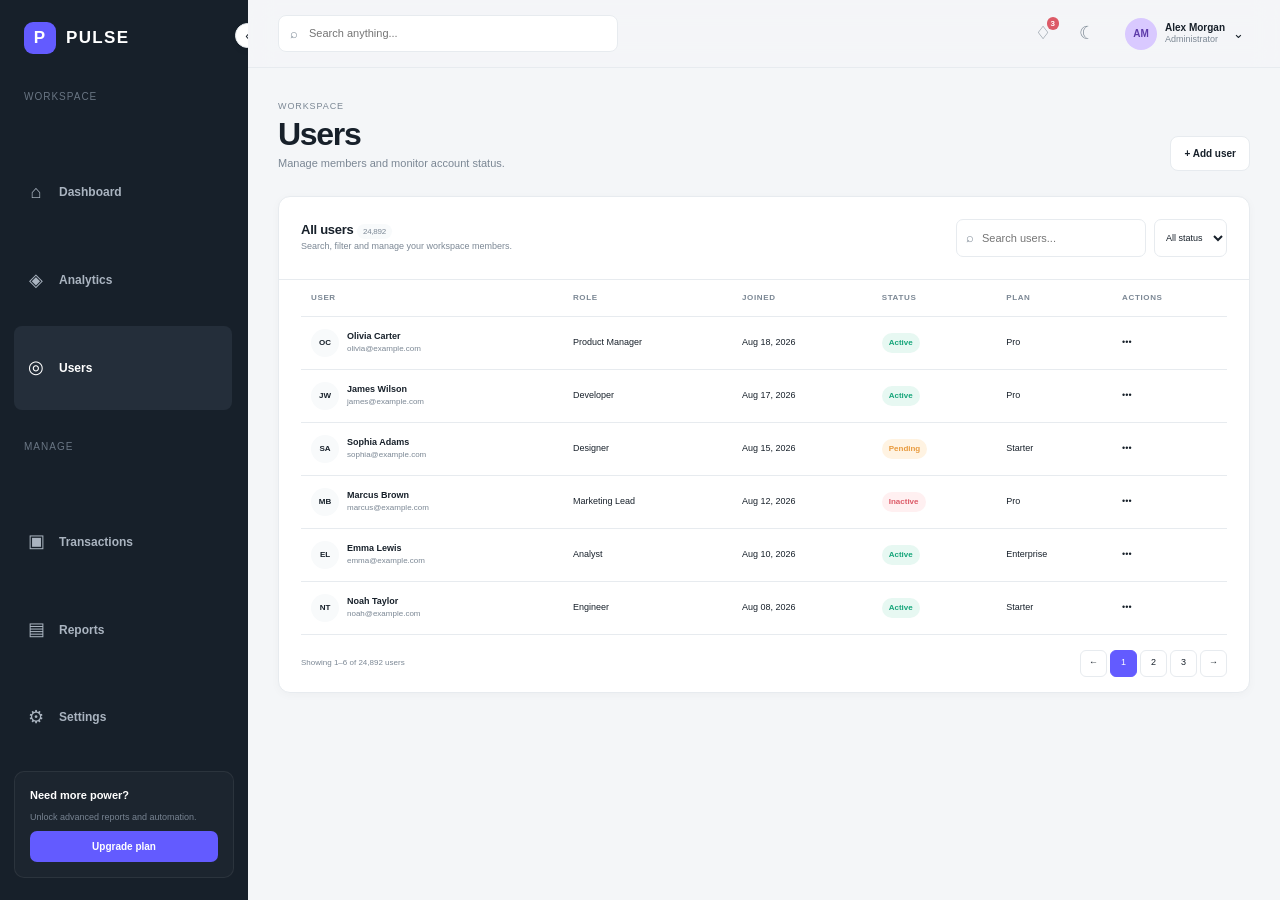
<file: users.html>
<!doctype html>
<html lang="en" data-theme="light">
<head><meta charset="utf-8"><meta name="viewport" content="width=device-width,initial-scale=1"><title>Users — Pulse</title><link rel="stylesheet" href="css/styles.css"><link rel="stylesheet" href="css/navigation-fixes.css"></head>
<body>
<aside class="sidebar" id="sidebar">
<a class="brand" href="index.html"><span class="brand-mark">P</span><span>PULSE</span></a>
<button class="collapse" id="collapse" aria-label="Collapse sidebar" aria-expanded="true">‹</button>
<nav class="side-nav"><p>Workspace</p><a href="index.html"><span>⌂</span><b>Dashboard</b></a><a href="index.html#analytics"><span>◈</span><b>Analytics</b></a><a class="active" href="users.html"><span>◎</span><b>Users</b></a><p>Manage</p><a href="index.html#transactions"><span>▣</span><b>Transactions</b></a><a href="#"><span>▤</span><b>Reports</b></a><a href="#"><span>⚙</span><b>Settings</b></a></nav>
<div class="sidebar-bottom"><div class="upgrade"><strong>Need more power?</strong><small>Unlock advanced reports and automation.</small><button type="button">Upgrade plan</button></div></div>
</aside>
<div class="drawer-shade" id="shade"></div>
<div class="shell">
<header class="topbar"><button class="mobile-menu" id="mobileMenu" aria-label="Open navigation" aria-expanded="false" aria-controls="sidebar">☰</button><label class="search"><span>⌕</span><input placeholder="Search anything..." aria-label="Global search"></label><div class="top-actions"><button class="icon-btn" aria-label="Notifications">♢<i>3</i></button><button class="theme-btn" id="theme" aria-label="Switch to dark theme">☾</button><button class="profile" type="button" aria-label="Open profile menu"><span class="avatar">AM</span><span class="profile-name"><b>Alex Morgan</b><small>Administrator</small></span><span>⌄</span></button></div></header>
<main class="main">
<section class="page-head"><div><p class="kicker">Workspace</p><h1>Users</h1><p>Manage members and monitor account status.</p></div><button class="export" id="addUserBtn" type="button">+ Add user</button></section>
<section class="panel users-panel">
<header class="table-head"><div><h2>All users <span>24,892</span></h2><p>Search, filter and manage your workspace members.</p></div><div class="table-tools"><label class="table-search">⌕ <input id="userSearch" placeholder="Search users..." aria-label="Search users"></label><select id="userStatusFilter" aria-label="Filter users by status"><option>All status</option><option>Active</option><option>Pending</option><option>Inactive</option></select></div></header>
<div class="table-scroll"><table id="usersTable"><thead><tr><th>User</th><th>Role</th><th>Joined</th><th>Status</th><th>Plan</th><th>Actions</th></tr></thead><tbody>
<tr><td><span class="customer"><i>OC</i><b>Olivia Carter<small>olivia@example.com</small></b></span></td><td>Product Manager</td><td>Aug 18, 2026</td><td><span class="status success">Active</span></td><td>Pro</td><td>•••</td></tr>
<tr><td><span class="customer"><i>JW</i><b>James Wilson<small>james@example.com</small></b></span></td><td>Developer</td><td>Aug 17, 2026</td><td><span class="status success">Active</span></td><td>Pro</td><td>•••</td></tr>
<tr><td><span class="customer"><i>SA</i><b>Sophia Adams<small>sophia@example.com</small></b></span></td><td>Designer</td><td>Aug 15, 2026</td><td><span class="status pending">Pending</span></td><td>Starter</td><td>•••</td></tr>
<tr><td><span class="customer"><i>MB</i><b>Marcus Brown<small>marcus@example.com</small></b></span></td><td>Marketing Lead</td><td>Aug 12, 2026</td><td><span class="status failed">Inactive</span></td><td>Pro</td><td>•••</td></tr>
<tr><td><span class="customer"><i>EL</i><b>Emma Lewis<small>emma@example.com</small></b></span></td><td>Analyst</td><td>Aug 10, 2026</td><td><span class="status success">Active</span></td><td>Enterprise</td><td>•••</td></tr>
<tr><td><span class="customer"><i>NT</i><b>Noah Taylor<small>noah@example.com</small></b></span></td><td>Engineer</td><td>Aug 08, 2026</td><td><span class="status success">Active</span></td><td>Starter</td><td>•••</td></tr>
</tbody></table></div>
<div class="pagination"><span>Showing 1–6 of 24,892 users</span><div><button type="button" aria-label="Previous page">←</button><button type="button" class="selected" aria-current="page">1</button><button type="button" aria-label="Page 2">2</button><button type="button" aria-label="Page 3">3</button><button type="button" aria-label="Next page">→</button></div></div>
</section></main>
<footer class="mobile-foot">Pulse Admin UI · Built with HTML, CSS & Vanilla JS</footer>
</div>

<div class="modal-backdrop" id="addUserModal" hidden>
  <section class="modal" role="dialog" aria-modal="true" aria-labelledby="addUserTitle" aria-describedby="addUserDescription">
    <button class="modal-close" id="closeAddUser" type="button" aria-label="Close add user dialog">×</button>
    <div class="modal-heading"><span class="modal-icon">+</span><div><h2 id="addUserTitle">Add user</h2><p id="addUserDescription">Create a new workspace member in this demo.</p></div></div>
    <form id="addUserForm">
      <div class="form-grid">
        <label>Full name<input id="newUserName" name="name" type="text" autocomplete="name" required></label>
        <label>Email address<input id="newUserEmail" name="email" type="email" autocomplete="email" required></label>
        <label>Role<select name="role"><option>Developer</option><option>Designer</option><option>Product Manager</option><option>Analyst</option><option>Marketing Lead</option></select></label>
        <label>Plan<select name="plan"><option>Starter</option><option>Pro</option><option>Enterprise</option></select></label>
      </div>
      <p class="form-message" id="addUserMessage" role="status" aria-live="polite"></p>
      <div class="modal-actions"><button class="modal-cancel" id="cancelAddUser" type="button">Cancel</button><button class="modal-submit" type="submit">Add user</button></div>
    </form>
  </section>
</div>
<script src="js/app.js"></script>
</body></html>
</file>
<file: css/styles.css>
/* PULSE DESIGN TOKENS — edit these variables to rebrand the kit. */
:root{
--bg:#f4f6f8;--surface:#fff;--surface-2:#f8fafb;--text:#17202a;--muted:#7b8794;--line:#e7ebef;
--primary:#635bff;--primary-soft:#eeecff;--green:#16a57a;--green-soft:#e7f8f2;--orange:#e89a3d;--orange-soft:#fff3e2;
--red:#dc5a67;--red-soft:#fff0f1;--blue:#3d8bfd;--blue-soft:#eaf3ff;--sidebar:#17202a;--sidebar-text:#aab4c0;
--sidebar-active:#242e3a;--sidebar-width:248px;--mini-width:78px;--radius:12px;--card-pad:22px;
--shadow:0 2px 10px #17202a08;--font:"Inter",sans-serif;--display:"Manrope",sans-serif
}
html[data-theme=dark]{--bg:#0e141b;--surface:#151d26;--surface-2:#111820;--text:#edf2f7;--muted:#8e9aa8;--line:#26313d;--primary:#817aff;--primary-soft:#25213f;--sidebar:#0a1016;--sidebar-active:#18222e;--shadow:none}
*{box-sizing:border-box}html{overflow-x:hidden}body{margin:0;background:var(--bg);color:var(--text);font:13px/1.5 var(--font);min-width:320px;overflow-x:hidden}body.modal-open{overflow:hidden}button,input,select{font:inherit}button{cursor:pointer}a{text-decoration:none;color:inherit}:focus-visible{outline:2px solid var(--primary);outline-offset:2px}.search input:focus-visible,.table-search input:focus-visible{outline:none}
.sidebar{position:fixed;z-index:30;inset:0 auto 0 0;width:var(--sidebar-width);background:var(--sidebar);color:var(--sidebar-text);padding:22px 14px;transition:width .25s ease;display:flex;flex-direction:column;overflow:hidden}
.brand{display:flex;align-items:center;gap:10px;color:#fff;font:800 17px var(--display);letter-spacing:.08em;padding:0 10px;margin-bottom:35px}.brand-mark{width:32px;height:32px;display:grid;place-items:center;border-radius:9px;background:var(--primary);color:#fff}
.collapse{position:absolute;right:-12px;top:23px;width:25px;height:25px;border:1px solid var(--line);background:var(--surface);color:var(--text);border-radius:50%;box-shadow:0 2px 7px #0001}
.side-nav{display:grid;gap:4px;flex:1;min-height:0;overflow-y:auto;overflow-x:hidden;padding-right:2px;scrollbar-width:thin}.side-nav p{font-size:10px;text-transform:uppercase;letter-spacing:.1em;color:#697583;margin:0 10px 8px}.side-nav p:not(:first-child){margin-top:25px}
.side-nav a{display:flex;align-items:center;gap:13px;padding:11px 12px;border-radius:8px;color:var(--sidebar-text);font-size:12px}.side-nav a span{font-size:18px;width:20px;text-align:center}.side-nav a.active,.side-nav a:hover{background:var(--sidebar-active);color:#fff}
.sidebar-bottom{flex:0 0 auto;margin-top:12px}.upgrade{padding:15px;border:1px solid #fff1;border-radius:10px;background:#ffffff06;display:grid;gap:7px}.upgrade strong{font-size:11px;color:#fff}.upgrade small{font-size:9px;color:#778391}.upgrade button{border:0;border-radius:7px;padding:8px;background:var(--primary);color:#fff;font-size:10px;font-weight:700}
.sidebar.mini{width:var(--mini-width)}.sidebar.mini .brand>span:last-child,.sidebar.mini .side-nav b,.sidebar.mini .side-nav p,.sidebar.mini .upgrade{display:none}.sidebar.mini .brand{justify-content:center;padding:0}.sidebar.mini .side-nav a{justify-content:center}.sidebar.mini .collapse{transform:rotate(180deg)}
.shell{margin-left:var(--sidebar-width);min-height:100vh;transition:margin-left .25s ease}.sidebar.mini~.shell{margin-left:var(--mini-width)}
.topbar{height:68px;position:sticky;top:0;z-index:20;background:color-mix(in srgb,var(--bg) 90%,transparent);backdrop-filter:blur(12px);border-bottom:1px solid var(--line);display:flex;align-items:center;justify-content:space-between;padding:0 30px}
.search{display:flex;align-items:center;gap:9px;width:min(340px,45%);background:var(--surface);border:1px solid var(--line);border-radius:8px;padding:8px 11px;color:var(--muted)}.search input,.table-search input{border:0;outline:0;background:transparent;color:var(--text);width:100%;font-size:11px}
.top-actions{display:flex;align-items:center;gap:10px}.icon-btn,.theme-btn{position:relative;border:0;background:transparent;color:var(--muted);font-size:18px;width:34px;height:34px;border-radius:7px}.icon-btn:hover,.theme-btn:hover{background:var(--surface)}.icon-btn i{position:absolute;right:1px;top:0;background:var(--red);color:#fff;border-radius:99px;font:600 8px var(--font);padding:2px 4px}
.profile{display:flex;align-items:center;gap:8px;border:0;background:transparent;color:var(--text);margin-left:5px}.avatar{width:32px;height:32px;border-radius:50%;display:grid;place-items:center;background:#d9c9ff;color:#5d3aa9;font-size:10px;font-weight:800}.profile-name{display:grid;text-align:left;line-height:1.2}.profile-name b{font-size:10px}.profile-name small{font-size:9px;color:var(--muted)}
.mobile-menu{display:none;border:0;background:transparent;font-size:21px;color:var(--text)}
.main{padding:32px 30px;max-width:1600px;margin:auto}.page-head{display:flex;justify-content:space-between;align-items:end;gap:20px;margin-bottom:25px}.page-head h1{font:800 clamp(24px,3vw,32px) var(--display);letter-spacing:-.04em;margin:2px 0}.page-head p{margin:0;color:var(--muted);font-size:11px}.kicker{font-size:9px!important;text-transform:uppercase;letter-spacing:.1em}.page-head h1 span{color:var(--primary);font-size:20px}.export{border:1px solid var(--line);background:var(--surface);color:var(--text);border-radius:8px;padding:9px 13px;font-size:10px;font-weight:700}
.metrics{display:grid;grid-template-columns:repeat(4,1fr);gap:15px}.metric-card,.panel{background:var(--surface);border:1px solid var(--line);border-radius:var(--radius);box-shadow:var(--shadow)}.metric-card{padding:var(--card-pad)}
.metric-top{display:flex;align-items:center;justify-content:space-between;color:var(--muted);font-size:10px}.metric-icon{width:30px;height:30px;border-radius:8px;display:grid;place-items:center;font-size:12px}.purple{background:var(--primary-soft);color:var(--primary)}.blue{background:var(--blue-soft);color:var(--blue)}.orange{background:var(--orange-soft);color:var(--orange)}.green{background:var(--green-soft);color:var(--green)}
.metric-card>strong{display:block;font:800 25px var(--display);margin:17px 0 10px;letter-spacing:-.04em}.metric-card footer{display:flex;align-items:center;gap:7px}.metric-card footer small{font-size:9px;color:var(--muted)}.up{color:var(--green);font-size:9px;font-weight:700}.down{color:var(--red);font-size:9px;font-weight:700}
.dashboard-grid{display:grid;grid-template-columns:minmax(0,1.65fr) minmax(270px,.75fr);gap:15px;margin-top:15px}.panel{padding:var(--card-pad)}.panel header{display:flex;align-items:flex-start;justify-content:space-between;gap:15px}.panel h2{font:700 13px var(--display);margin:0;letter-spacing:-.02em}.panel header p{font-size:9px;color:var(--muted);margin:3px 0 0}.panel select{border:1px solid var(--line);background:var(--surface);color:var(--text);padding:7px;border-radius:7px;font-size:9px}
.chart-wrap{height:270px;margin-top:15px}.donut-wrap{height:200px;display:grid;place-items:center;margin-top:5px}.donut-wrap canvas{max-height:200px}.legend{display:grid;grid-template-columns:1fr 1fr;gap:10px;font-size:9px;color:var(--muted)}.legend span{display:flex;align-items:center;gap:6px}.legend b{margin-left:auto;color:var(--text)}.dot{width:7px;height:7px;border-radius:50%;display:block}.d1{background:#635bff}.d2{background:#3d8bfd}.d3{background:#16a57a}.d4{background:#e89a3d}
.lower-grid{display:grid;grid-template-columns:1.45fr .75fr;gap:15px;margin-top:15px}.panel header>a,.view-link{font-size:9px;color:var(--primary);font-weight:700}.activity-list{margin-top:8px}.activity-list>div{display:flex;align-items:center;gap:10px;padding:11px 0;border-bottom:1px solid var(--line)}.activity-list>div:last-child{border:0}.event{width:30px;height:30px;border-radius:8px;display:grid;place-items:center;font-size:11px}.purple-bg{background:var(--primary-soft);color:var(--primary)}.blue-bg{background:var(--blue-soft);color:var(--blue)}.green-bg{background:var(--green-soft);color:var(--green)}.orange-bg{background:var(--orange-soft);color:var(--orange)}.activity-list p{display:grid;gap:1px;flex:1;margin:0}.activity-list p b{font-size:10px}.activity-list p small,.activity-list time{font-size:8px;color:var(--muted)}
.mini-goal{display:grid;align-content:start}.mini-goal header>b{color:var(--primary);font:700 13px var(--display)}.progress{height:8px;background:var(--line);border-radius:99px;margin:25px 0 12px;overflow:hidden}.progress span{display:block;width:78%;height:100%;background:var(--primary);border-radius:inherit}.mini-goal>strong{font:800 22px var(--display)}.mini-goal>strong small{font:400 9px var(--muted)}.mini-goal>p{font-size:9px;color:var(--muted)}
.transactions{margin-top:15px}.table-scroll{overflow:auto}table{width:100%;border-collapse:collapse}.transactions th,.transactions td,.users-panel th,.users-panel td{padding:12px 10px;border-bottom:1px solid var(--line);text-align:left;white-space:nowrap;font-size:9px}.transactions th,.users-panel th{font-size:8px;text-transform:uppercase;letter-spacing:.08em;color:var(--muted);font-weight:600}.customer{display:flex;align-items:center;gap:8px}.customer>i{font-style:normal;width:28px;height:28px;border-radius:50%;display:grid;place-items:center;background:var(--surface-2);font-size:8px;font-weight:700}.customer>b{display:grid;font-size:9px}.customer small{font-weight:400;color:var(--muted);font-size:8px}.status{display:inline-block;padding:4px 7px;border-radius:99px;font-size:8px;font-weight:700}.status.success{color:var(--green);background:var(--green-soft)}.status.pending{color:var(--orange);background:var(--orange-soft)}.status.failed{color:var(--red);background:var(--red-soft)}
.mobile-foot{display:none}.users-panel{padding:0}.users-panel>header{padding:var(--card-pad);border-bottom:1px solid var(--line);align-items:center}.table-head h2 span{font:500 8px var(--font);color:var(--muted);background:var(--surface-2);padding:3px 6px;border-radius:99px}.table-tools{display:flex;gap:8px}.table-search{display:flex;align-items:center;gap:6px;width:190px;padding:8px 9px;border:1px solid var(--line);border-radius:7px;color:var(--muted)}.table-tools select{border:1px solid var(--line);border-radius:7px;background:var(--surface);color:var(--text);font-size:9px;padding:7px}.users-panel .table-scroll{padding:0 var(--card-pad)}.pagination{display:flex;justify-content:space-between;align-items:center;padding:15px var(--card-pad);font-size:8px;color:var(--muted)}.pagination>div{display:flex;gap:3px}.pagination button{border:1px solid var(--line);background:var(--surface);color:var(--text);width:27px;height:27px;border-radius:6px;font-size:9px}.pagination button.selected{background:var(--primary);border-color:var(--primary);color:#fff}.drawer-shade{display:none}
.modal-backdrop{position:fixed;inset:0;z-index:60;display:grid;place-items:center;padding:20px;background:#0008}.modal-backdrop[hidden]{display:none}.modal{position:relative;width:min(100%,480px);max-height:calc(100vh - 40px);overflow:auto;background:var(--surface);color:var(--text);border:1px solid var(--line);border-radius:14px;box-shadow:0 20px 60px #0004;padding:24px}.modal-close{position:absolute;top:15px;right:15px;width:30px;height:30px;border:0;border-radius:7px;background:var(--surface-2);color:var(--muted);font-size:20px;line-height:1}.modal-heading{display:flex;align-items:center;gap:12px;padding-right:32px}.modal-icon{width:34px;height:34px;display:grid;place-items:center;border-radius:9px;background:var(--primary-soft);color:var(--primary);font-size:20px}.modal-heading h2{font:700 16px var(--display);margin:0}.modal-heading p{font-size:9px;color:var(--muted);margin:3px 0 0}.modal form{margin-top:22px}.form-grid{display:grid;grid-template-columns:1fr 1fr;gap:14px}.form-grid label{display:grid;gap:6px;color:var(--muted);font-size:9px;font-weight:600}.form-grid input,.form-grid select{width:100%;border:1px solid var(--line);border-radius:7px;background:var(--surface-2);color:var(--text);padding:9px;font-size:10px;outline:0}.form-grid input:focus,.form-grid select:focus{border-color:var(--primary)}.form-message{min-height:17px;margin:12px 0 0;color:var(--green);font-size:9px;font-weight:600}.modal-actions{display:flex;justify-content:flex-end;gap:8px;margin-top:5px}.modal-actions button{border-radius:7px;padding:9px 13px;font-size:10px;font-weight:700}.modal-cancel{border:1px solid var(--line);background:var(--surface);color:var(--text)}.modal-submit{border:1px solid var(--primary);background:var(--primary);color:#fff}.modal-submit:disabled{opacity:.65;cursor:wait}
@media(max-width:1050px){.metrics{grid-template-columns:repeat(2,1fr)}.dashboard-grid,.lower-grid{grid-template-columns:1fr}.profile-name{display:none}}
@media(max-width:760px){.sidebar{transform:translateX(-100%);width:var(--sidebar-width);transition:transform .25s ease}.sidebar.open{transform:none}.sidebar.mini{width:var(--sidebar-width)}.sidebar.mini .brand>span:last-child,.sidebar.mini .side-nav b,.sidebar.mini .side-nav p,.sidebar.mini .upgrade{display:block}.sidebar.mini .side-nav a{justify-content:flex-start}.sidebar.mini .brand{justify-content:flex-start}.sidebar.mini~.shell{margin-left:0}.shell{margin-left:0}.drawer-shade{position:fixed;inset:0;background:#0007;z-index:25}.drawer-shade.open{display:block}.topbar{padding:0 15px}.mobile-menu{display:block}.search{width:42%;margin-right:auto;margin-left:10px}.profile{padding:0}.main{padding:22px 15px}.page-head{align-items:start}.page-head>div{min-width:0}.export{display:inline-flex;align-items:center;justify-content:center}.page-head{flex-direction:column;align-items:stretch}.metrics{grid-template-columns:1fr 1fr;gap:10px}.metric-card{padding:15px}.metric-card>strong{font-size:20px}.panel{padding:15px}.chart-wrap{height:220px}.transactions{padding:15px}.table-head{flex-direction:column;align-items:stretch!important}.table-tools{width:100%}.table-search{flex:1}.mobile-foot{display:block;padding:20px 15px;text-align:center;color:var(--muted);font-size:8px}.form-grid{grid-template-columns:1fr}.modal{padding:20px}.modal-actions{flex-direction:column-reverse}.modal-actions button{width:100%}}
@media(max-width:430px){.metrics{grid-template-columns:1fr}.top-actions{gap:2px}.search{width:45%}.page-head h1{font-size:25px}.legend{grid-template-columns:1fr}.pagination{align-items:start;gap:10px;flex-direction:column}}
@media(prefers-reduced-motion:reduce){*,*::before,*::after{scroll-behavior:auto!important;transition-duration:.01ms!important;animation-duration:.01ms!important;animation-iteration-count:1!important}}
</file>
<file: css/navigation-fixes.css>
/* Phase 2 navigation fixes: keep the main header accessible while scrolling. */
.topbar{
  position:fixed;
  top:0;
  right:0;
  left:var(--sidebar-width);
  z-index:20;
}

.sidebar.mini ~ .shell .topbar{
  left:var(--mini-width);
}

.main{
  padding-top:100px;
}

@media(max-width:760px){
  .topbar{
    left:0;
    right:0;
  }

  .main{
    padding-top:100px;
  }
}
</file>
